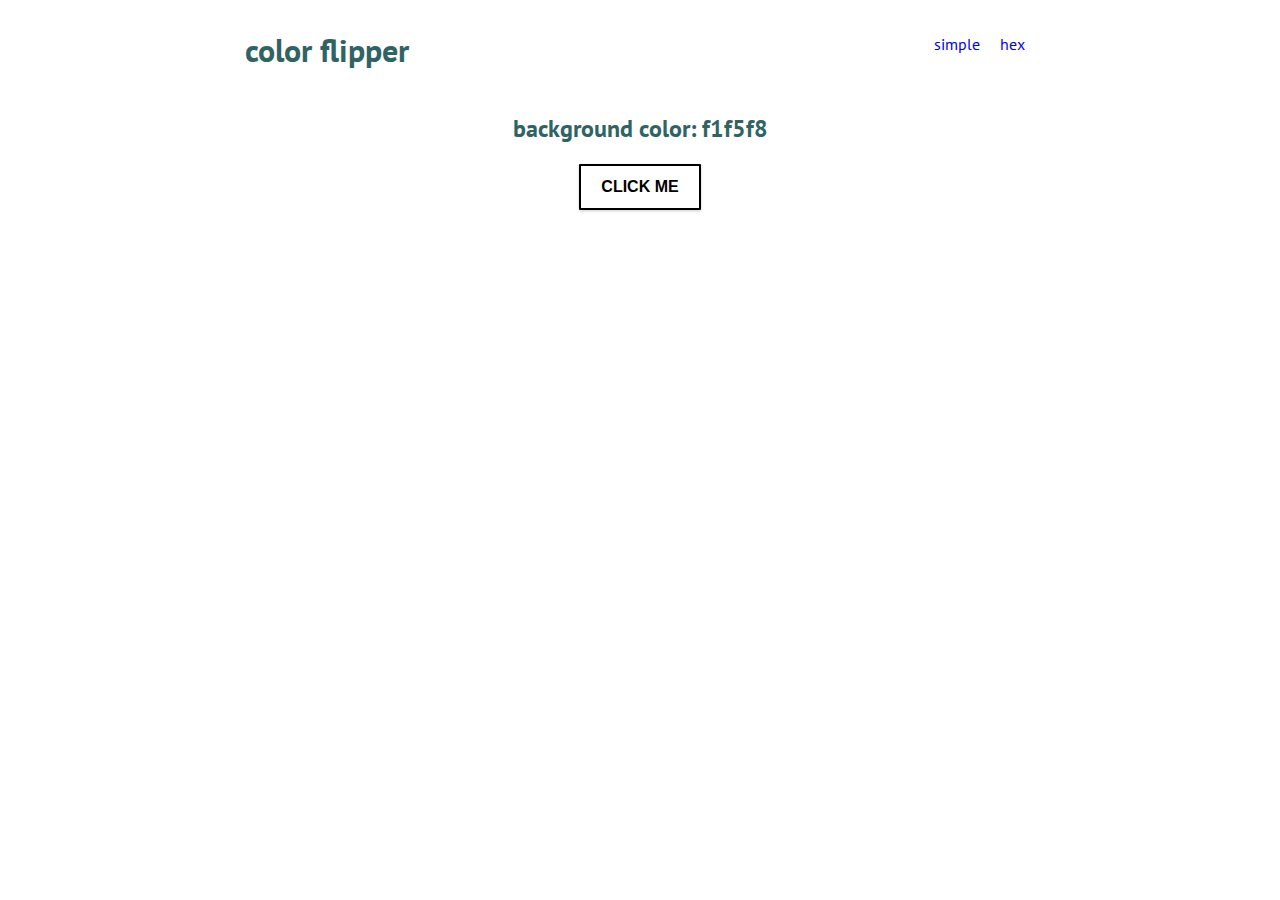
<file: Color Flipper/index.html>
<!DOCTYPE html>
<html lang="en">
<head>
    <meta charset="UTF-8">
    <meta http-equiv="X-UA-Compatible" content="IE=edge">
    <meta name="viewport" content="width=device-width, initial-scale=1.0">
    <title>Color Flipper || Simple</title>
    <link rel="preconnect" href="https://fonts.googleapis.com"> 
    <link rel="preconnect" href="https://fonts.gstatic.com" crossorigin> 
    <link href="https://fonts.googleapis.com/css2?family=PT+Sans&display=swap" rel="stylesheet">
    <link rel="stylesheet" href="styles.css"/>

</head>
<body>
<nav>
    <div class="nav-center">
        <h1>color flipper</h1>
        <ul class="nav-links">
            <li><a href="index.html">simple</a></li>
            <li><a href="hex.html">hex</a></li>
        </ul>
    </div>
</nav>
<main>
    <div class="container">
       <div><h2>background color: <span class="color">f1f5f8</span></h2></div>
        <button class="btn btn-hero" id="btn">click me</button>
    </div>
</main>

    <script src="./script.js"></script> 
</body>
</html>
</file>
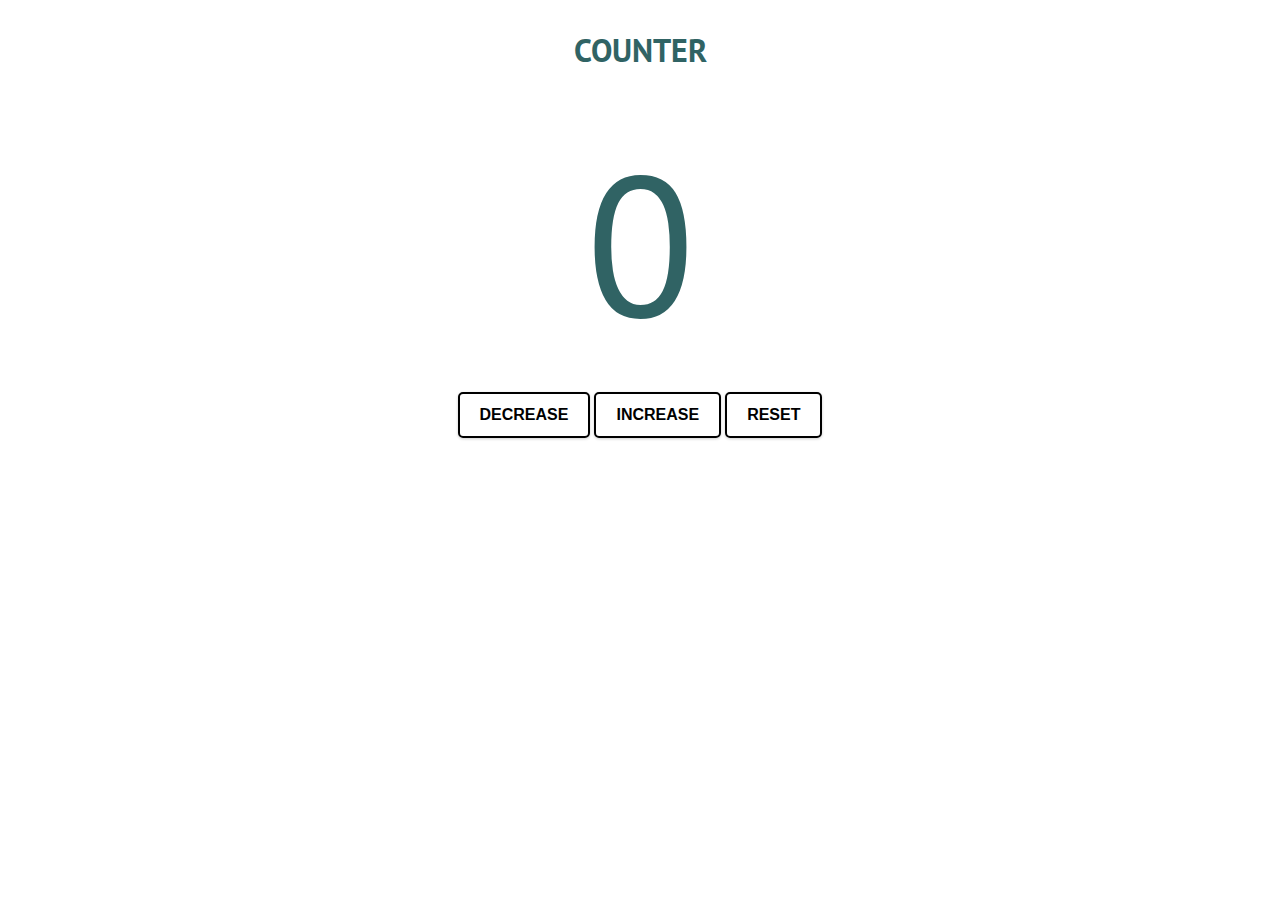
<file: Counter/index.html>
<!DOCTYPE html>
<html lang="en">
<head>
    <meta charset="UTF-8">
    <meta http-equiv="X-UA-Compatible" content="IE=edge">
    <meta name="viewport" content="width=device-width, initial-scale=1.0">
    <title>Document</title>

    <link rel="preconnect" href="https://fonts.googleapis.com"> 
    <link rel="preconnect" href="https://fonts.gstatic.com" crossorigin> 
    <link href="https://fonts.googleapis.com/css2?family=PT+Sans&display=swap" rel="stylesheet">
    <link rel="stylesheet" href="styles.css"/>

</head>
<body>
    <main>
        <div class="container">
<h1>
    COUNTER
</h1>
<div id="value">0</div>
<div class="button-container">
    <button class="btn decrease">decrease</button>
    <button class="btn increase">increase</button>
    <button class="btn reset">reset</button>
</div>
        </div>
    </main>
    <script src="app.js"></script>
</body>

</html>
</file>
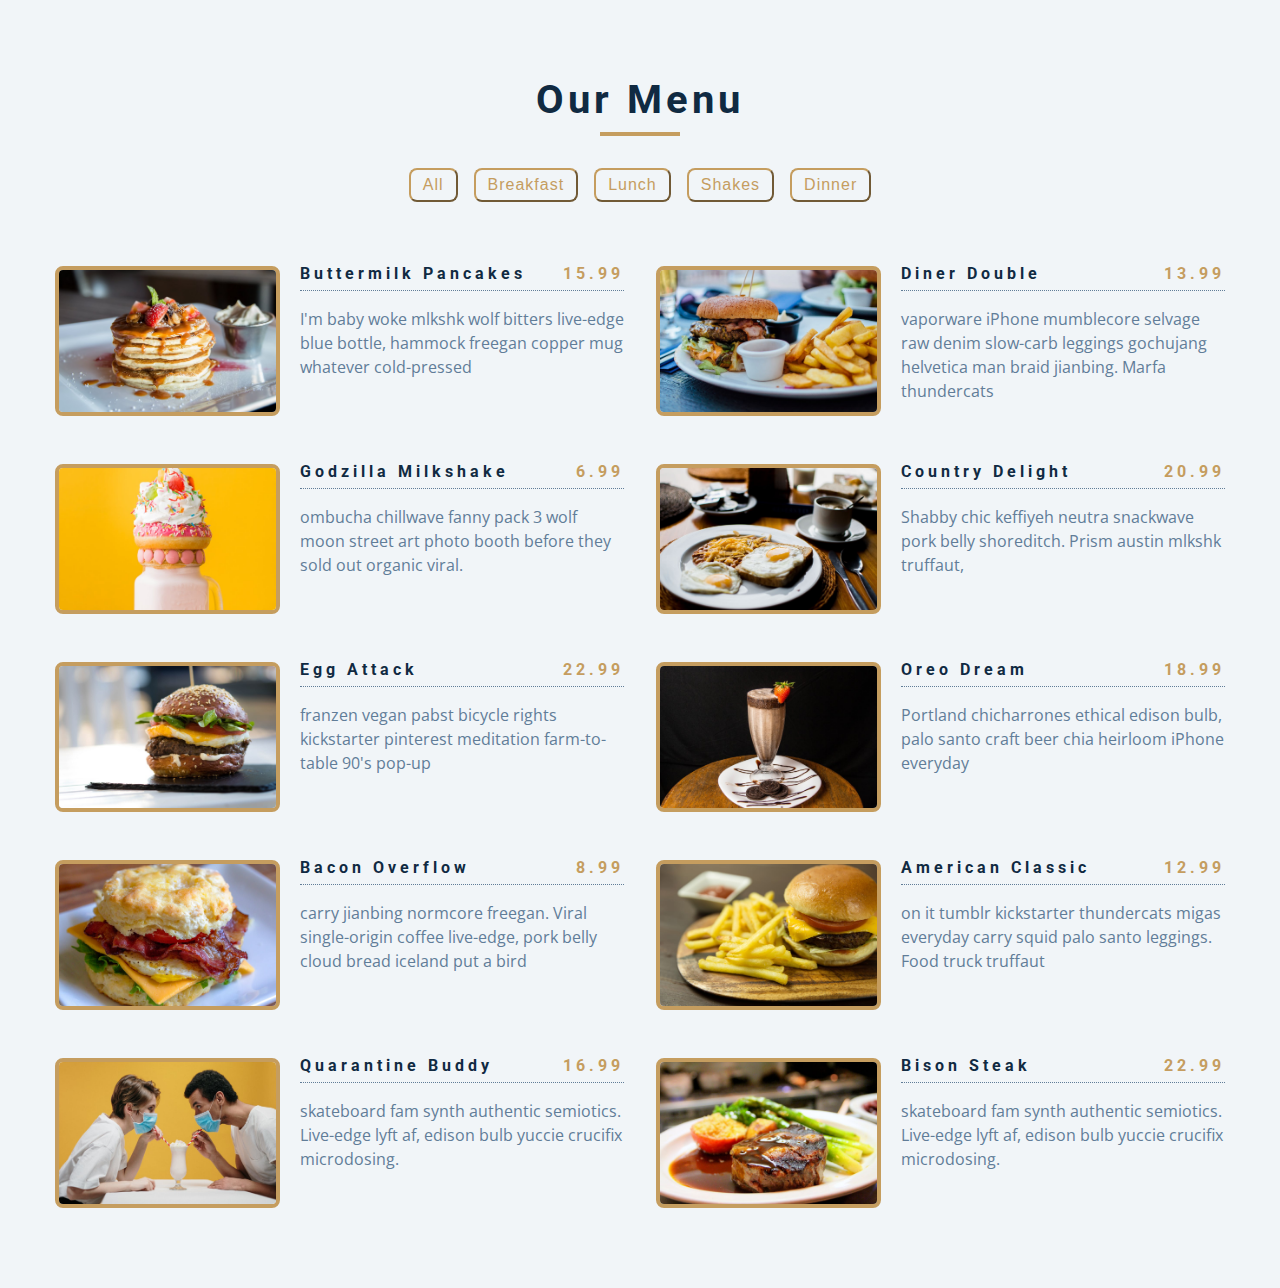
<file: Menu/index.html>
<!DOCTYPE html>
<html lang="en">
  <head>
    <meta charset="UTF-8" />
    <meta name="viewport" content="width=device-width, initial-scale=1.0" />
    <title>Menu</title>
    <!-- font-awesome -->
    <link
      rel="stylesheet"
      href="https://cdnjs.cloudflare.com/ajax/libs/font-awesome/5.14.0/css/all.min.css"
    />
    <!-- styles -->
    <link rel="stylesheet" href="styles.css" />
  </head>
  <body>
    <section class="menu">
      <!-- title -->
      <div class="title">
        <h2>our menu</h2>
        <div class="underline"></div>
      </div>
      <!-- filter buttons -->
      <div class="btn-container">
        <!-- <button type="button" class="filter-btn" data-id="all">all</button>
        <button type="button" class="filter-btn" data-id="breakfast">
          breakfast
        </button>
        <button type="button" class="filter-btn" data-id="lunch">lunch</button>
        <button type="button" class="filter-btn" data-id="shakes">
          shakes
        </button> -->
      </div>
      <!-- menu items -->
      <div class="section-center">
        <!-- single item -->
        <article class="menu-item">
          <img src="./menu-item.jpeg" alt="menu item" class="photo" />
          <div class="item-info">
            <header>
              <h4>buttermilk pancakes</h4>
              <h4 class="price">$15</h4>
            </header>
            <p class="item-text">
              Lorem ipsum dolor sit amet consectetur adipisicing elit.
              Repudiandae, sint quam. Et reprehenderit fugiat nesciunt inventore
              laboriosam excepturi! Quo, officia.
            </p>
          </div>
        </article>
        <!-- end of single item -->
        <!-- single item -->
        <article class="menu-item">
          <img src="./menu-item.jpeg" alt="menu item" class="photo" />
          <div class="item-info">
            <header>
              <h4>buttermilk pancakes</h4>
              <h4 class="price">$15</h4>
            </header>
            <p class="item-text">
              Lorem ipsum dolor sit amet consectetur adipisicing elit.
              Repudiandae, sint quam. Et reprehenderit fugiat nesciunt inventore
              laboriosam excepturi! Quo, officia.
            </p>
          </div>
        </article>
        <!-- end of single item -->
        <!-- single item -->
        <article class="menu-item">
          <img src="./menu-item.jpeg" alt="menu item" class="photo" />
          <div class="item-info">
            <header>
              <h4>buttermilk pancakes</h4>
              <h4 class="price">$15</h4>
            </header>
            <p class="item-text">
              Lorem ipsum dolor sit amet consectetur adipisicing elit.
              Repudiandae, sint quam. Et reprehenderit fugiat nesciunt inventore
              laboriosam excepturi! Quo, officia.
            </p>
          </div>
        </article>
        <!-- end of single item -->
      </div>
    </section>
    <!-- javascript -->
    <script src="app.js"></script>
  </body>
</html>
</file>
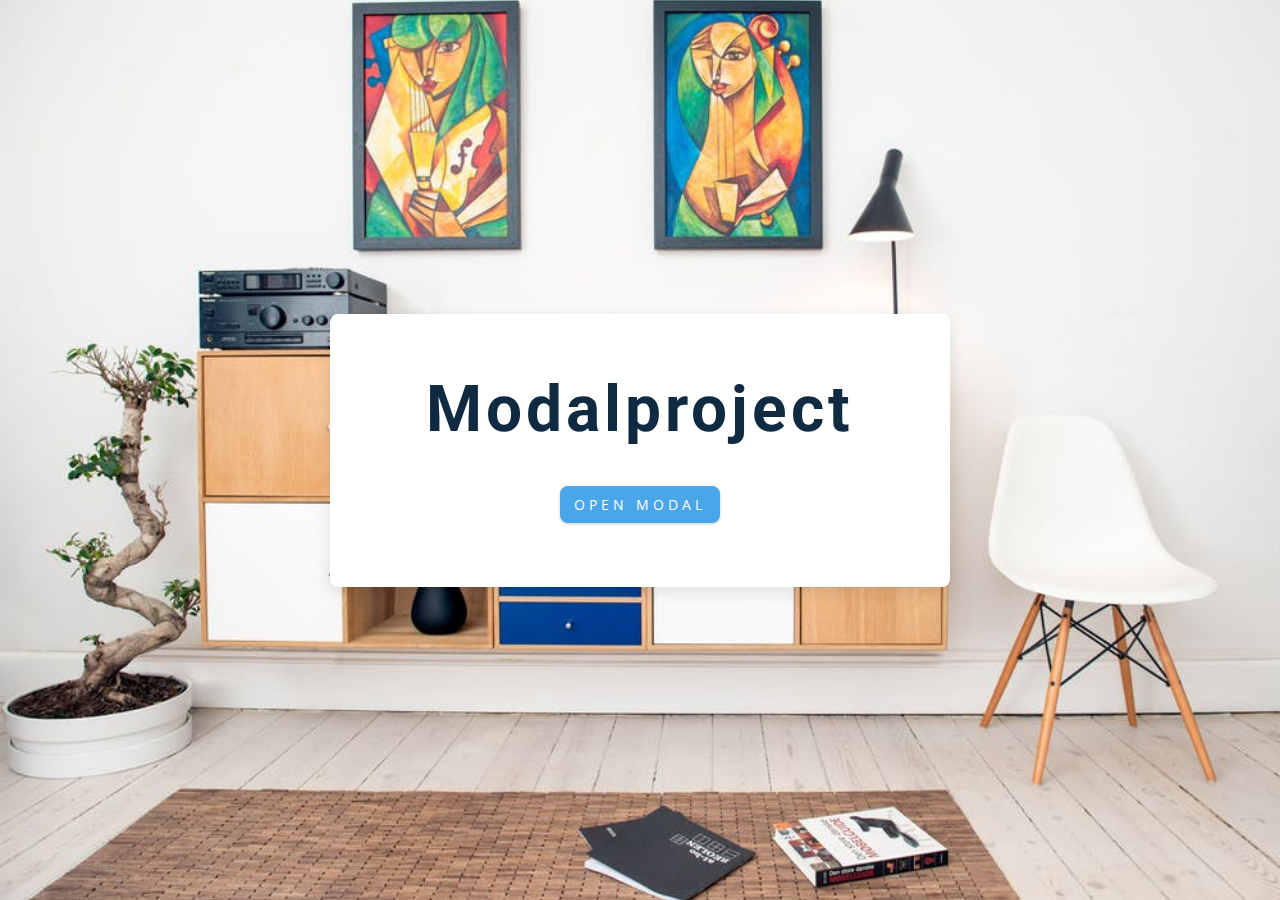
<file: Modal/index.html>
<!DOCTYPE html>
<html lang="en">
  <head>
    <meta charset="UTF-8" />
    <meta name="viewport" content="width=device-width, initial-scale=1.0" />
    <title>Modal</title>
    <!-- font-awesome -->
    <link
      rel="stylesheet"
      href="https://cdnjs.cloudflare.com/ajax/libs/font-awesome/5.14.0/css/all.min.css"
    />
    <!-- styles -->
    <link rel="stylesheet" href="styles.css" />
  </head>
  <body>
    <header class="hero">
      <div class="banner">
        <h1>modalproject</h1>
        <bitton class=" btn modal-btn">
          open modal
        </bitton>
      </div>
    </header>
    <div class="modal-overlay">
      <div class="modal-container">
        <h3>modal content</h3>
        <button class="close-btn">
          <i class="fas fa-times"></i>
        </button>
      </div>
    </div>
    <script src="app.js"></script>
  </body>
</html>
</file>
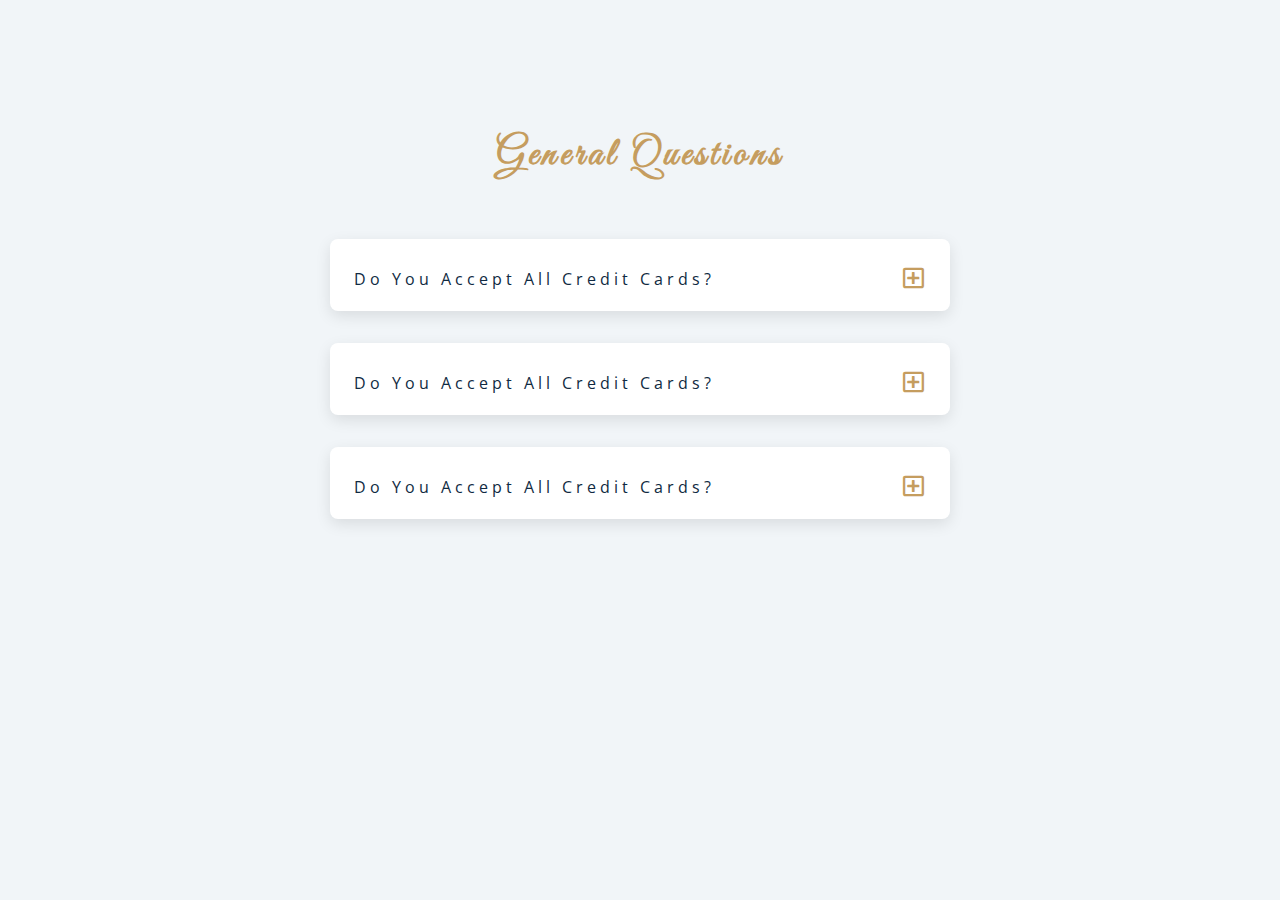
<file: Questions/index.html>
<!DOCTYPE html>
<html lang="en">

<head>
  <meta charset="UTF-8" />
  <meta name="viewport" content="width=device-width, initial-scale=1.0" />
  <title>Q & A</title>
  <!-- font-awesome -->
  <link rel="stylesheet" href="https://cdnjs.cloudflare.com/ajax/libs/font-awesome/5.14.0/css/all.min.css" />
  <!-- extra fonts -->
  <link href="https://fonts.googleapis.com/css?family=Great+Vibes&display=swap" rel="stylesheet" />
  <!-- styles -->
  <link rel="stylesheet" href="styles.css" />
</head>

<body>
  <section class="questions">
    <div class="title">
      <h2>General questions</h2>
    </div>

    <div class="section-center">
      <article class="question">
        <div class="question-title">
          <p>Do you accept all credit cards?</p>
              <button type="button" class="question-btn">
                <span class="plus-icon">
                 <i class="far fa-plus-square"></i>
                </span>
                <span class="minus-icon">
                 <i class="far fa-minus-square"></i>
                </span>
              </button>
        </div>
        <div class="question-text">
          <p>Lorem ipsum dolor, sit amet consectetur adipisicing elit. Ad cumque enim illo repellendus fugiat similique delectus velit quasi sapiente natus! Libero error iure minima totam itaque deserunt, nemo maiores officia!</p>
        </div>
      </article>
      <article class="question">
        <div class="question-title">
          <p>Do you accept all credit cards?</p>
            <button type="button" class="question-btn">
              <span class="plus-icon">
               <i class="far fa-plus-square"></i>
              </span>
              <span class="minus-icon">
               <i class="far fa-minus-square"></i>
              </span>
            </button>
        </div>
        <div class="question-text">
          <p>Lorem ipsum dolor, sit amet consectetur adipisicing elit. Ad cumque enim illo repellendus fugiat similique delectus velit quasi sapiente natus! Libero error iure minima totam itaque deserunt, nemo maiores officia!</p>
        </div>
      </article>
      <article class="question">
        <div class="question-title">
          <p>Do you accept all credit cards?</p>
            <button type="button" class="question-btn">
              <span class="plus-icon">
               <i class="far fa-plus-square"></i>
              </span>
              <span class="minus-icon">
               <i class="far fa-minus-square"></i>
              </span>
            </button>
        </div>
        <div class="question-text">
          <p>Lorem ipsum dolor, sit amet consectetur adipisicing elit. Ad cumque enim illo repellendus fugiat similique delectus velit quasi sapiente natus! Libero error iure minima totam itaque deserunt, nemo maiores officia!</p>
        </div>
      </article>
    </div>
  </section>

  <script src="app.js"></script>
</body>

</html>
</file>
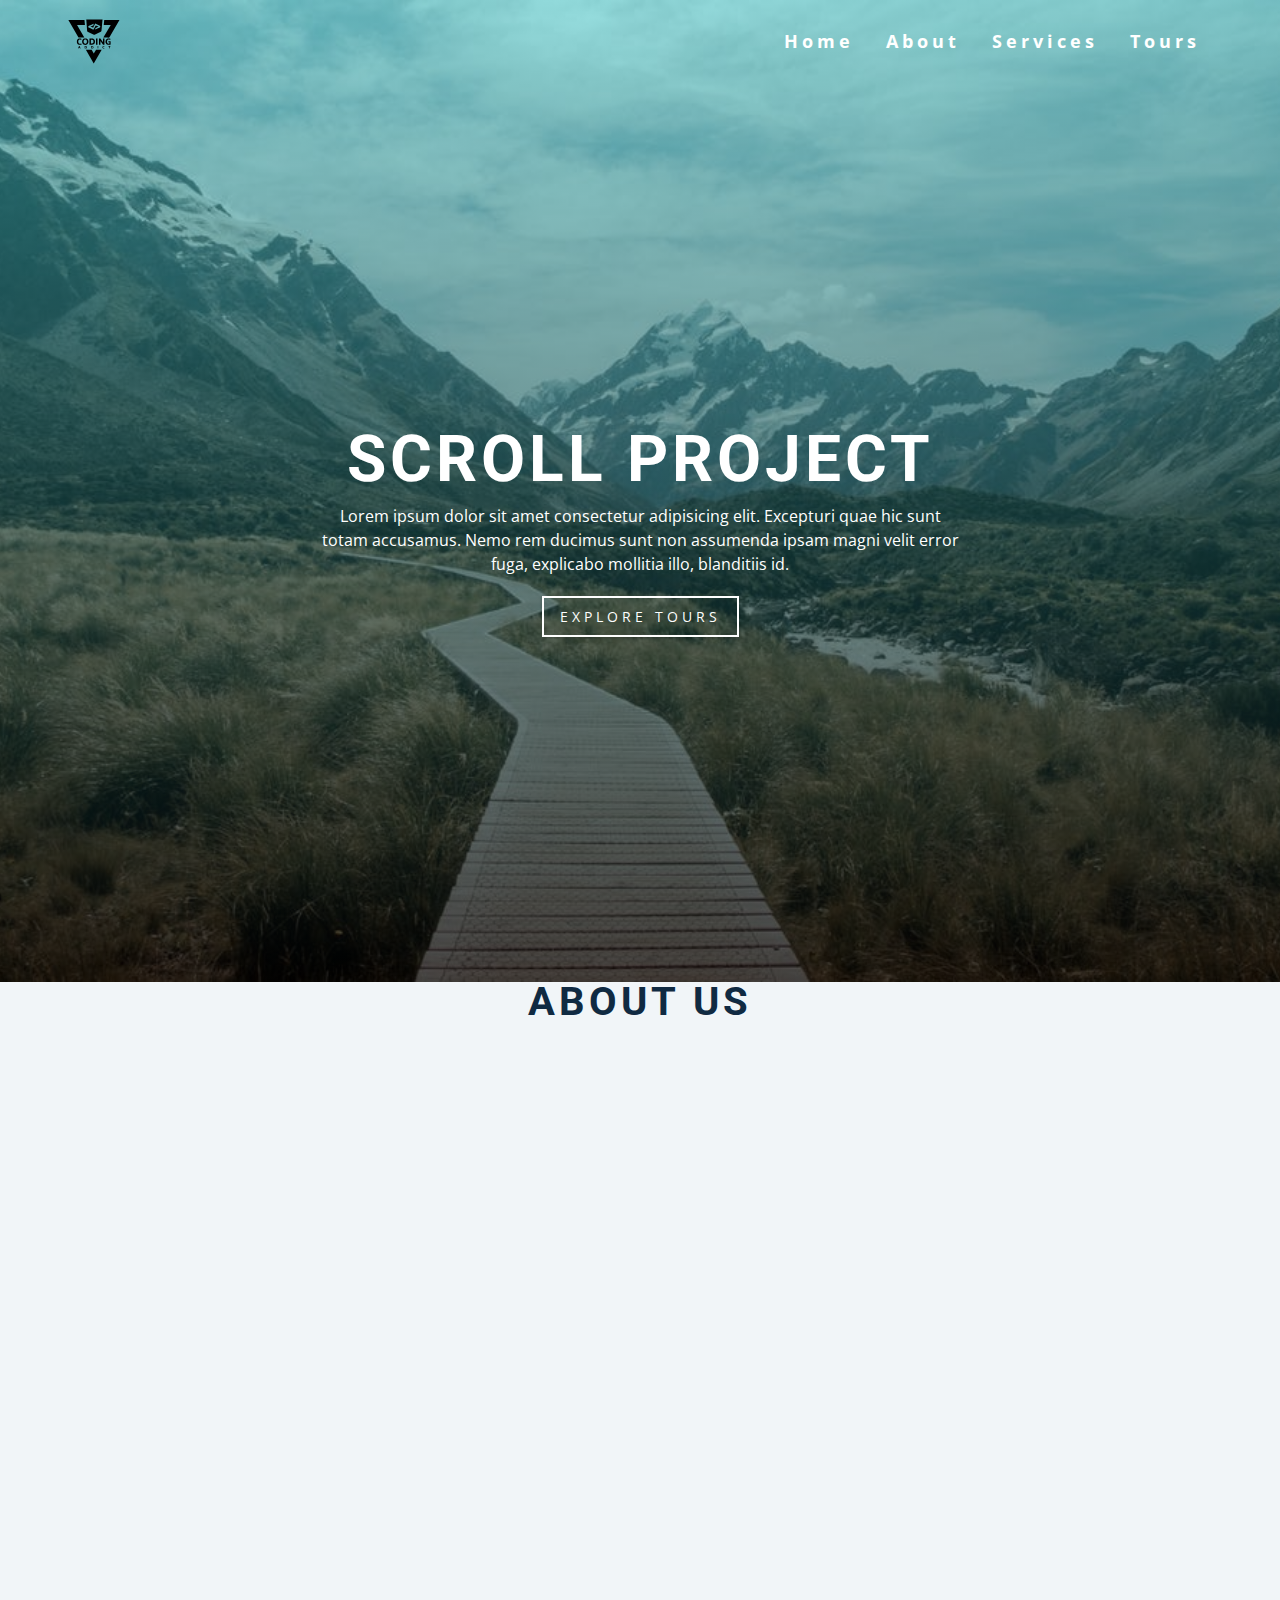
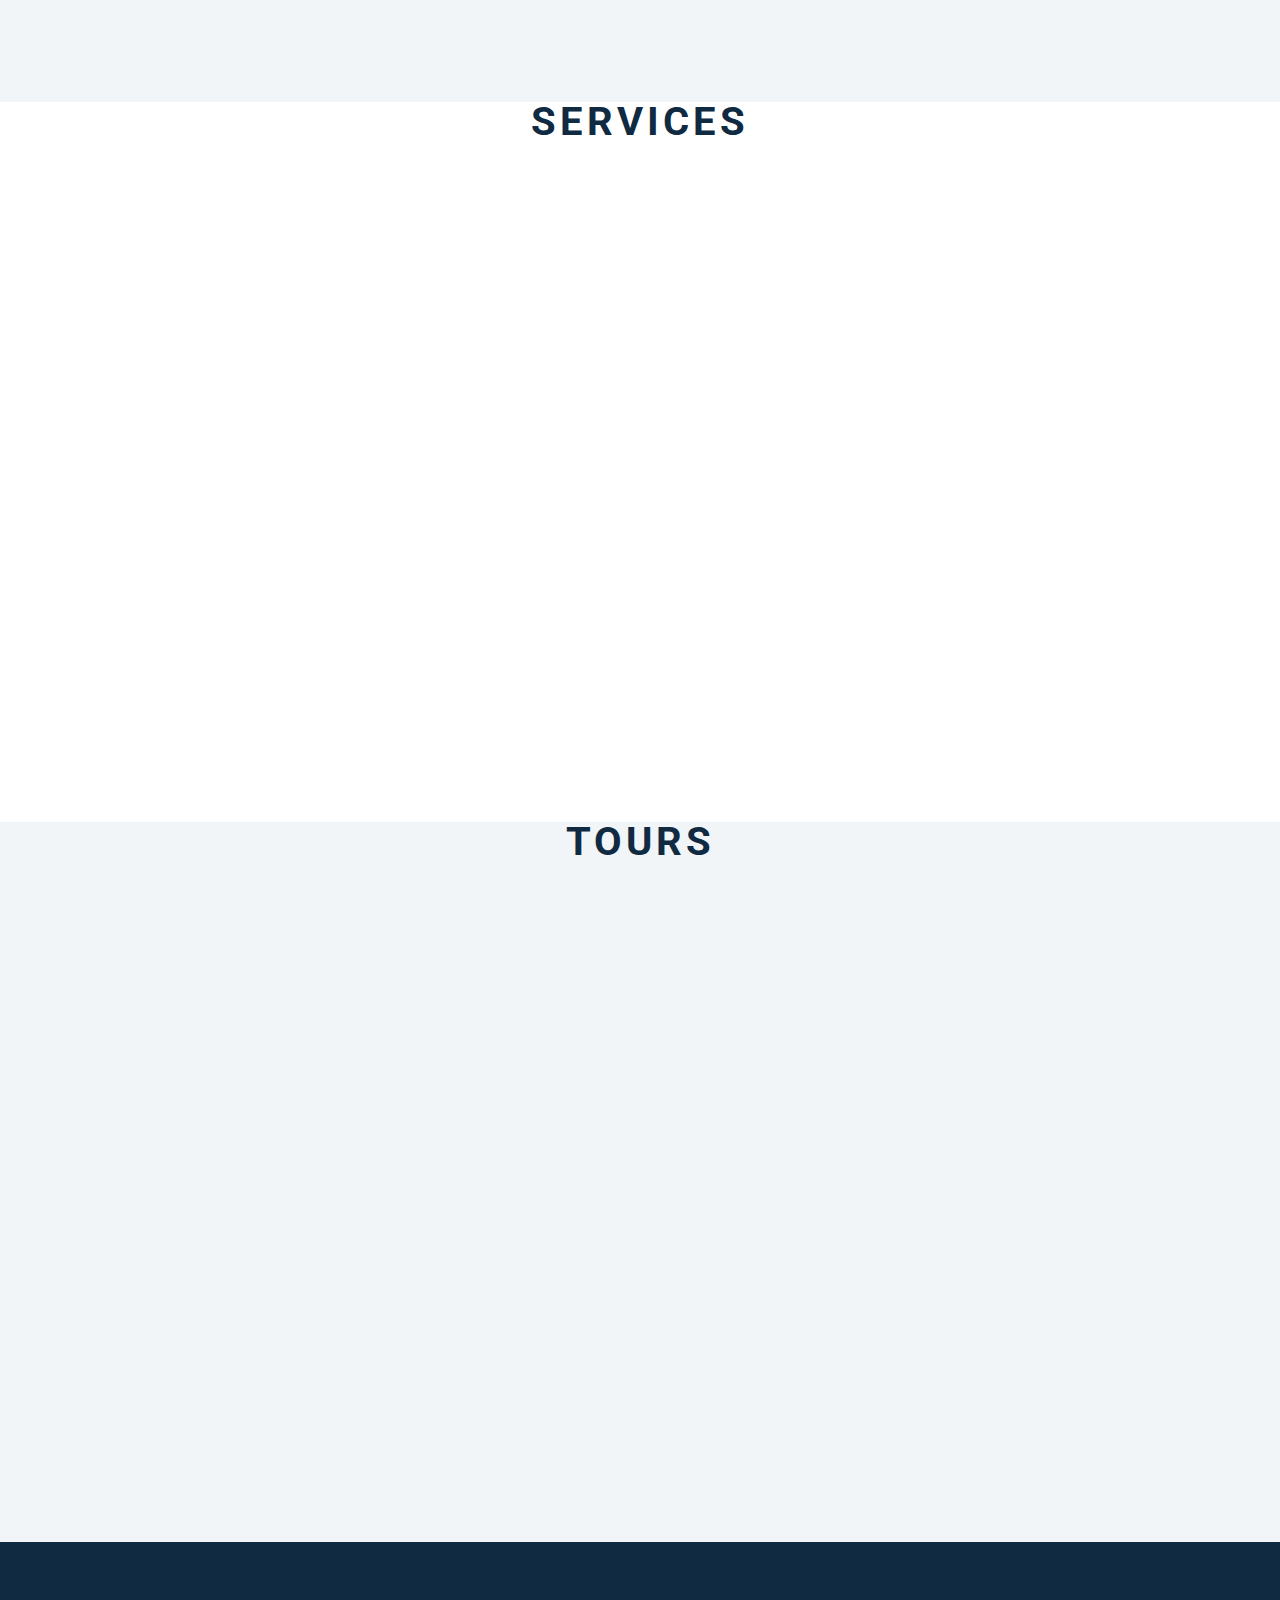
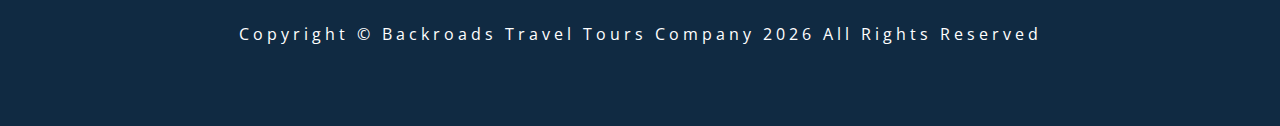
<file: Scroll/index.html>
<!DOCTYPE html>
<html lang="en">
  <head>
    <meta charset="UTF-8" />
    <meta name="viewport" content="width=device-width, initial-scale=1.0" />
    <title>Scroll</title>
    <!-- font-awesome -->
    <link
      rel="stylesheet"
      href="https://cdnjs.cloudflare.com/ajax/libs/font-awesome/5.14.0/css/all.min.css"
    />
    <!-- styles -->
    <link rel="stylesheet" href="styles.css" />
  </head>
  <body>
    <!-- header -->
    <header id="home">
      <nav id="nav">
        <div class="nav-center">
          <!-- nav-header -->
          <div class="nav-header">
            <img src="./logo.svg" alt="logo" class="logo">
            <button class="nav-toggle">
              <i class="fas fa-bars"></i>
            </button>
          </div>
          <!-- links -->
          <div class="links-container">
            <ul class="links">
              <li>
                <a href="#home" class="scroll-link">home</a>
              </li>
              <li>
                <a href="#about" class="scroll-link">about</a>
              </li>
              <li>
                <a href="#services" class="scroll-link">services</a>
              </li>
              <li>
                <a href="#tours" class="scroll-link">tours</a>
              </li>
            </ul>
          </div>
        </div>
      </nav>
      <!-- banner -->
      <div class="banner">
        <div class="container">
          <h1>scroll project</h1>
          <p>Lorem ipsum dolor sit amet consectetur adipisicing elit. Excepturi quae hic sunt totam accusamus. Nemo rem ducimus sunt non assumenda ipsam magni velit error fuga, explicabo mollitia illo, blanditiis id.</p>
          <a href="#tours" class="scroll-link btn btn-white">explore tours</a>
        </div>
      </div>
    </header>
    <!-- about -->
    <section id="about" class="section">
      <div class="title"><h2>about us</h2></div>
    </section>
    <!-- services -->
    <section id="services" class="section">
      <div class="title"><h2>Services</h2></div>
    </section>
    <!-- tours -->
    <section id="tours" class="section">
      <div class="title"><h2>Tours</h2></div>
    </section>
    <!-- footer -->
    <footer class="section">
      <p>copyright &copy; backroads travel tours company <span id="date"></span> <span>All rights reserved</span></p>
    </footer>
    <!-- back to top -->
    <a href="#home" class="scroll-link top-link"><i class="fas fa-arrow-up"></i></a>





    <script src="app.js"></script>
  </body>
</html>
</file>
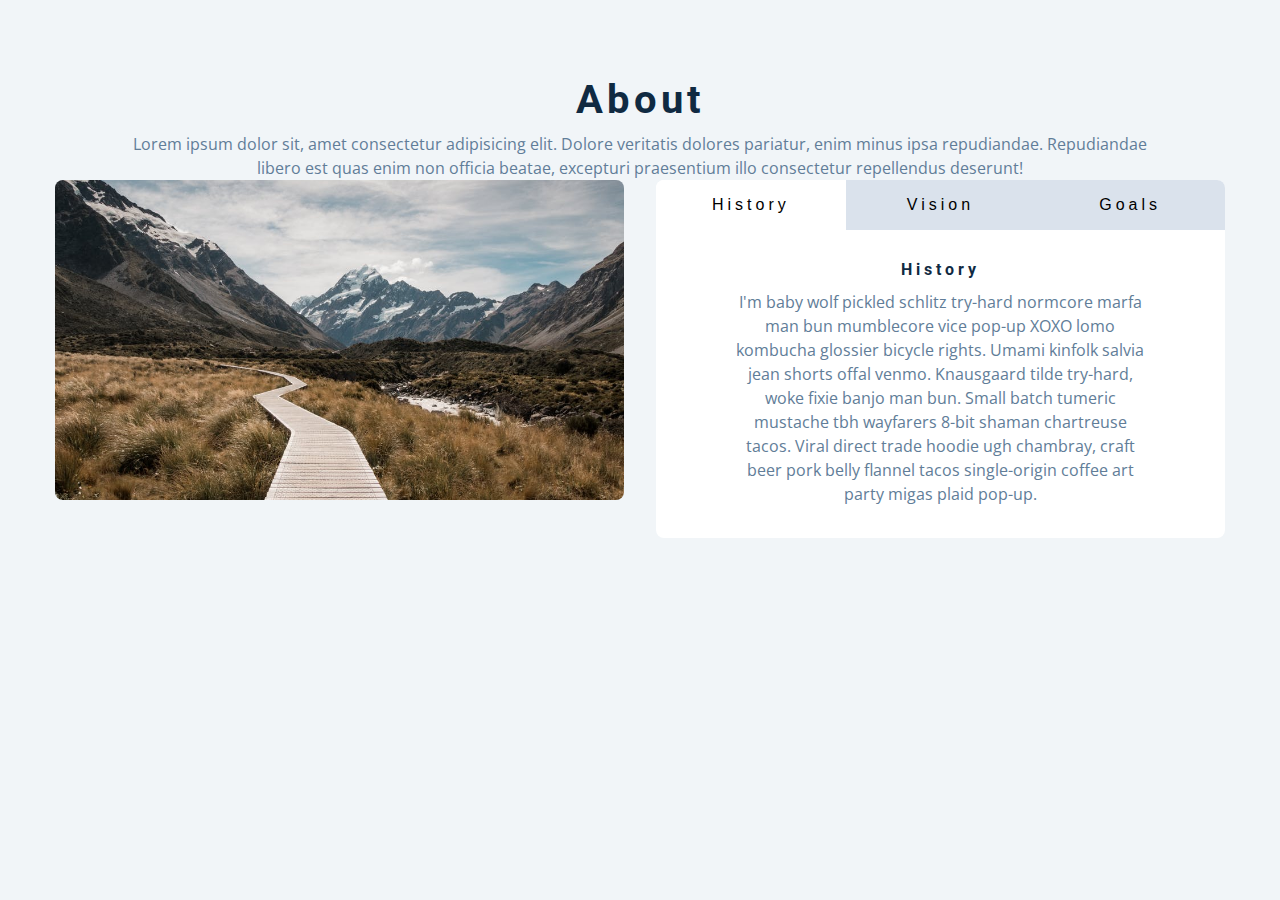
<file: Tabs/index.html>
<!DOCTYPE html>
<html lang="en">
  <head>
    <meta charset="UTF-8" />
    <meta name="viewport" content="width=device-width, initial-scale=1.0" />
    <title>Tabs</title>

    <!-- styles -->
    <link rel="stylesheet" href="styles.css" />
  </head>
  <body>
    <section class="section">
<div class="title">
  <h2>about</h2>
  <p>Lorem ipsum dolor sit, amet consectetur adipisicing elit. Dolore veritatis dolores pariatur, enim minus ipsa repudiandae. Repudiandae libero est quas enim non officia beatae, excepturi praesentium illo consectetur repellendus deserunt!</p>
  <div class="about-center section-center">
    <article class="about-img">
      <img src="./hero-bcg.jpeg" alt="mountains">
    </article>
    <article class="about">
      <div class="btn-container">
        <button class="tab-btn active" data-id="history">history</button>
        <button class="tab-btn" data-id="vision">vision</button>
        <button class="tab-btn" data-id="goals">goals</button>
      </div>
      <article class="about-content">
        <div class="content active" id="history">
          <h4>history</h4>
          <p>
            I'm baby wolf pickled schlitz try-hard normcore marfa man bun mumblecore vice
            pop-up XOXO lomo kombucha glossier bicycle rights. Umami kinfolk salvia jean
            shorts offal venmo. Knausgaard tilde try-hard, woke fixie banjo man bun. Small
            batch tumeric mustache tbh wayfarers 8-bit shaman chartreuse tacos. Viral
            direct trade hoodie ugh chambray, craft beer pork belly flannel tacos
            single-origin coffee art party migas plaid pop-up.
          </p>
        </div>
        <div class="content" id="vision">
          <h4>vision</h4>
          <p>
            Man bun PBR&B keytar copper mug prism, hell of helvetica. Synth crucifix offal
            deep v hella biodiesel. Church-key listicle polaroid put a bird on it
            chillwave palo santo enamel pin, tattooed meggings franzen la croix cray.
            Retro yr aesthetic four loko tbh helvetica air plant, neutra palo santo tofu
            mumblecore. Hoodie bushwick pour-over jean shorts chartreuse shabby chic. Roof
            party hammock master cleanse pop-up truffaut, bicycle rights skateboard
            affogato readymade sustainable deep v live-edge schlitz narwhal.
          </p>
          <ul>
            <li>list item</li>
            <li>list item</li>
            <li>list item</li>
          </ul>
        </div>
        <div class="content" id="goals">
          <h4>goals</h4>
          <p>
            Chambray authentic truffaut, kickstarter brunch taxidermy vape heirloom four
            dollar toast raclette shoreditch church-key. Poutine etsy tote bag, cred
            fingerstache leggings cornhole everyday carry blog gastropub. Brunch biodiesel
            sartorial mlkshk swag, mixtape hashtag marfa readymade direct trade man braid
            cold-pressed roof party. Small batch adaptogen coloring book heirloom.
            Letterpress food truck hammock literally hell of wolf beard adaptogen everyday
            carry. Dreamcatcher pitchfork yuccie, banh mi salvia venmo photo booth quinoa
            chicharrones.
          </p>
        </div>
      </article>
    </article>
 
  </div>
</div>
</section>
    <script src="app.js"></script>
  </body>
</html>
</file>
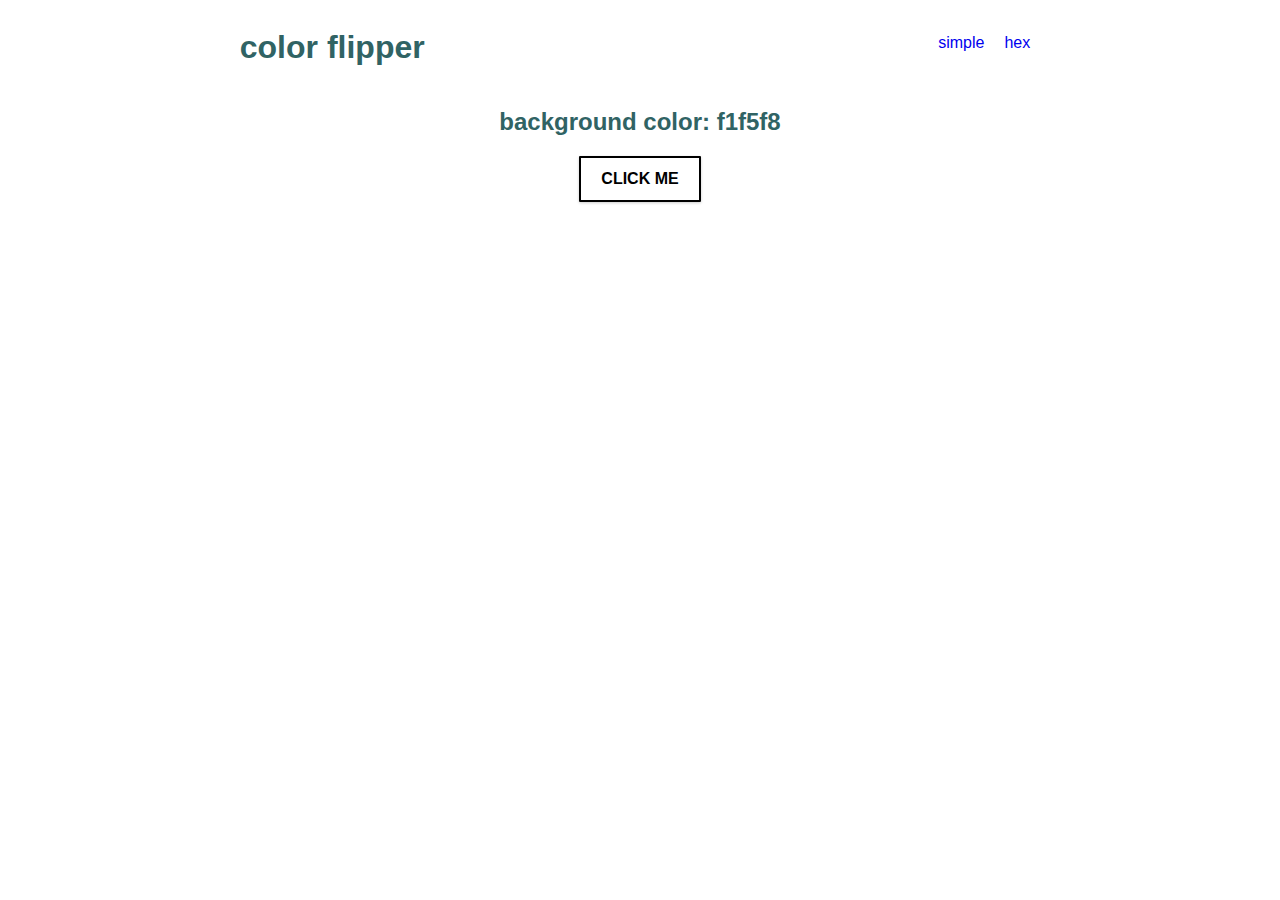
<file: Color Flipper/hex.html>
<!DOCTYPE html>
<html lang="en">
<head>
    <meta charset="UTF-8">
    <meta http-equiv="X-UA-Compatible" content="IE=edge">
    <meta name="viewport" content="width=device-width, initial-scale=1.0">
    <title>Color Flipper || Hex</title>
    <link rel="stylesheet" href="styles.css"/>
</head>
<body>
<nav>
    <div class="nav-center">
        <h1>color flipper</h1>
        <ul class="nav-links">
            <li><a href="index.html">simple</a></li>
            <li><a href="hex.html">hex</a></li>
        </ul>
    </div>
</nav>
<main>
    <div class="container">
        <h2>background color: <span class="color">f1f5f8</span></h2>
        <button class="btn btn-hero" id="btn">click me</button>
    </div>
</main>

    <script src="hex.js"></script> 
</body>
</html>
</file>
<file: Color Flipper/styles.css>
body {
    font-family: 'PT Sans', sans-serif;
    color:#306364;
}
.nav-center {
    display: flex;
    justify-content: space-around;
}
.nav-links, h1 {
position: relative;
display: flex;

list-style-type: none;

}

li {
    position: relative;
    margin: 10px;
}
a {
    text-decoration: none;
}
.container{
   display: flex;
   justify-content: center;
   flex-direction: column;
   align-items: center;
    
}
.btn-hero {

    text-transform: uppercase;
    background: transparent;
    color:black;
  
    display: inline-block;
    font-weight: 700;
   
    border: 2px solid;
    cursor: pointer;
    box-shadow: 0 1px 3px rgba(0, 0, 0, 0.2);
    border-radius: 1px;
    font-size: 1rem;
    padding: 0.75rem 1.25rem;
  }
  .btn:hover {
      background-color: beige;
  }
</file>
<file: Counter/styles.css>
body {
    font-family: 'PT Sans', sans-serif;
    color:#306364;
}
.nav-center {
    display: flex;
    justify-content: space-around;
}
.nav-links, h1 {
position: relative;
display: flex;

list-style-type: none;

}

li {
    position: relative;
    margin: 10px;
}
a {
    text-decoration: none;
}
.container{
   display: flex;
   justify-content: center;
   flex-direction: column;
   align-items: center;
    
}
.btn {

    text-transform: uppercase;
    background: transparent;
    color:black;
  
    display: inline-block;
    font-weight: 700;
   
    border: 2px solid;
    cursor: pointer;
    box-shadow: 0 1px 3px rgba(0, 0, 0, 0.2);
    border-radius: 5px;
    font-size: 1rem;
    padding: 0.75rem 1.25rem;
  }
  .btn:hover {
      background-color: beige;
  }
  #value {
      margin: 20px;
      font-size: 200px;
  }
</file>
<file: Menu/styles.css>
/*
=============== 
Fonts
===============
*/
@import url("https://fonts.googleapis.com/css?family=Open+Sans|Roboto:400,700&display=swap");

/*
=============== 
Variables
===============
*/

:root {
  /* dark shades of primary color*/
  --clr-primary-1: hsl(205, 86%, 17%);
  --clr-primary-2: hsl(205, 77%, 27%);
  --clr-primary-3: hsl(205, 72%, 37%);
  --clr-primary-4: hsl(205, 63%, 48%);
  /* primary/main color */
  --clr-primary-5: #49a6e9;
  /* lighter shades of primary color */
  --clr-primary-6: hsl(205, 89%, 70%);
  --clr-primary-7: hsl(205, 90%, 76%);
  --clr-primary-8: hsl(205, 86%, 81%);
  --clr-primary-9: hsl(205, 90%, 88%);
  --clr-primary-10: hsl(205, 100%, 96%);
  /* darkest grey - used for headings */
  --clr-grey-1: hsl(209, 61%, 16%);
  --clr-grey-2: hsl(211, 39%, 23%);
  --clr-grey-3: hsl(209, 34%, 30%);
  --clr-grey-4: hsl(209, 28%, 39%);
  /* grey used for paragraphs */
  --clr-grey-5: hsl(210, 22%, 49%);
  --clr-grey-6: hsl(209, 23%, 60%);
  --clr-grey-7: hsl(211, 27%, 70%);
  --clr-grey-8: hsl(210, 31%, 80%);
  --clr-grey-9: hsl(212, 33%, 89%);
  --clr-grey-10: hsl(210, 36%, 96%);
  --clr-white: #fff;
  --clr-red-dark: hsl(360, 67%, 44%);
  --clr-red-light: hsl(360, 71%, 66%);
  --clr-green-dark: hsl(125, 67%, 44%);
  --clr-green-light: hsl(125, 71%, 66%);
  --clr-gold: #c59d5f;
  --clr-black: #222;
  --ff-primary: "Roboto", sans-serif;
  --ff-secondary: "Open Sans", sans-serif;
  --transition: all 0.3s linear;
  --spacing: 0.25rem;
  --radius: 0.5rem;
  --light-shadow: 0 5px 15px rgba(0, 0, 0, 0.1);
  --dark-shadow: 0 5px 15px rgba(0, 0, 0, 0.2);
  --max-width: 1170px;
  --fixed-width: 620px;
}
/*
=============== 
Global Styles
===============
*/

*,
::after,
::before {
  margin: 0;
  padding: 0;
  box-sizing: border-box;
}
body {
  font-family: var(--ff-secondary);
  background: var(--clr-grey-10);
  color: var(--clr-grey-1);
  line-height: 1.5;
  font-size: 0.875rem;
}
ul {
  list-style-type: none;
}
a {
  text-decoration: none;
}
img:not(.logo) {
  width: 100%;
}
img {
  display: block;
}

h1,
h2,
h3,
h4 {
  letter-spacing: var(--spacing);
  text-transform: capitalize;
  line-height: 1.25;
  margin-bottom: 0.75rem;
  font-family: var(--ff-primary);
}
h1 {
  font-size: 3rem;
}
h2 {
  font-size: 2rem;
}
h3 {
  font-size: 1.25rem;
}
h4 {
  font-size: 0.875rem;
}
p {
  margin-bottom: 1.25rem;
  color: var(--clr-grey-5);
}
@media screen and (min-width: 800px) {
  h1 {
    font-size: 4rem;
  }
  h2 {
    font-size: 2.5rem;
  }
  h3 {
    font-size: 1.75rem;
  }
  h4 {
    font-size: 1rem;
  }
  body {
    font-size: 1rem;
  }
  h1,
  h2,
  h3,
  h4 {
    line-height: 1;
  }
}
/*  global classes */

.btn {
  text-transform: uppercase;
  background: transparent;
  color: var(--clr-black);
  padding: 0.375rem 0.75rem;
  letter-spacing: var(--spacing);
  display: inline-block;
  transition: var(--transition);
  font-size: 0.875rem;
  border: 2px solid var(--clr-black);
  cursor: pointer;
  box-shadow: 0 1px 3px rgba(0, 0, 0, 0.2);
  border-radius: var(--radius);
}
.btn:hover {
  color: var(--clr-white);
  background: var(--clr-black);
}
/* section */
.section {
  padding: 5rem 0;
}

main {
  min-height: 100vh;
  display: grid;
  place-items: center;
}
/*
=============== 
Menu
===============
*/

.menu {
  padding: 5rem 0;
}
.title {
  text-align: center;
  margin-bottom: 2rem;
}
.underline {
  width: 5rem;
  height: 0.25rem;
  background: var(--clr-gold);
  margin-left: auto;
  margin-right: auto;
}
.btn-container {
  margin-bottom: 4rem;
  display: flex;
  justify-content: center;
}
.filter-btn {
  background: transparent;
  border-color: var(--clr-gold);
  font-size: 1rem;
  text-transform: capitalize;
  margin: 0 0.5rem;
  letter-spacing: 1px;
  border-radius: var(--radius);
  padding: 0.375rem 0.75rem;
  color: var(--clr-gold);
  cursor: pointer;
  transition: var(--transition);
}
.filter-btn:hover {
  background: var(--clr-gold);
  color: var(--clr-white);
}
.section-center {
  width: 90vw;
  margin: 0 auto;
  max-width: 1170px;
  display: grid;
  gap: 3rem 2rem;
  justify-items: center;
}
.menu-item {
  display: grid;
  gap: 1rem 2rem;
  max-width: 25rem;
}
.photo {
  object-fit: cover;
  height: 200px;
  border: 0.25rem solid var(--clr-gold);
  border-radius: var(--radius);
}
.item-info header {
  display: flex;
  justify-content: space-between;
  border-bottom: 0.5px dotted var(--clr-grey-5);
}
.item-info h4 {
  margin-bottom: 0.5rem;
}
.price {
  color: var(--clr-gold);
}
.item-text {
  margin-bottom: 0;
  padding-top: 1rem;
}

@media screen and (min-width: 768px) {
  .menu-item {
    grid-template-columns: 225px 1fr;
    gap: 0 1.25rem;
    max-width: 40rem;
  }
  .photo {
    height: 175px;
  }
}
@media screen and (min-width: 1200px) {
  .section-center {
    width: 95vw;
    grid-template-columns: 1fr 1fr;
  }
  .photo {
    height: 150px;
  }
}
</file>
<file: Modal/styles.css>
/*
=============== 
Fonts
===============
*/
@import url("https://fonts.googleapis.com/css?family=Open+Sans|Roboto:400,700&display=swap");

/*
=============== 
Variables
===============
*/

:root {
  /* dark shades of primary color*/
  --clr-primary-1: hsl(205, 86%, 17%);
  --clr-primary-2: hsl(205, 77%, 27%);
  --clr-primary-3: hsl(205, 72%, 37%);
  --clr-primary-4: hsl(205, 63%, 48%);
  /* primary/main color */
  --clr-primary-5: #49a6e9;
  /* --clr-primary-5: rgb(73, 166, 233); */
  /* lighter shades of primary color */
  --clr-primary-6: hsl(205, 89%, 70%);
  --clr-primary-7: hsl(205, 90%, 76%);
  --clr-primary-8: hsl(205, 86%, 81%);
  --clr-primary-9: hsl(205, 90%, 88%);
  --clr-primary-10: hsl(205, 100%, 96%);
  /* darkest grey - used for headings */
  --clr-grey-1: hsl(209, 61%, 16%);
  --clr-grey-2: hsl(211, 39%, 23%);
  --clr-grey-3: hsl(209, 34%, 30%);
  --clr-grey-4: hsl(209, 28%, 39%);
  /* grey used for paragraphs */
  --clr-grey-5: hsl(210, 22%, 49%);
  --clr-grey-6: hsl(209, 23%, 60%);
  --clr-grey-7: hsl(211, 27%, 70%);
  --clr-grey-8: hsl(210, 31%, 80%);
  --clr-grey-9: hsl(212, 33%, 89%);
  --clr-grey-10: hsl(210, 36%, 96%);
  --clr-white: #fff;
  --clr-red-dark: hsl(360, 67%, 44%);
  --clr-red-light: hsl(360, 71%, 66%);
  --clr-green-dark: hsl(125, 67%, 44%);
  --clr-green-light: hsl(125, 71%, 66%);
  --clr-black: #222;
  --ff-primary: "Roboto", sans-serif;
  --ff-secondary: "Open Sans", sans-serif;
  --transition: all 0.3s linear;
  --spacing: 0.25rem;
  --radius: 0.5rem;
  --light-shadow: 0 5px 15px rgba(0, 0, 0, 0.1);
  --dark-shadow: 0 5px 15px rgba(0, 0, 0, 0.2);
  --max-width: 1170px;
  --fixed-width: 620px;
}
/*
=============== 
Global Styles
===============
*/

*,
::after,
::before {
  margin: 0;
  padding: 0;
  box-sizing: border-box;
}
body {
  font-family: var(--ff-secondary);
  background: var(--clr-grey-10);
  color: var(--clr-grey-1);
  line-height: 1.5;
  font-size: 0.875rem;
}
ul {
  list-style-type: none;
}
a {
  text-decoration: none;
}
img:not(.logo) {
  width: 100%;
}
img {
  display: block;
}

h1,
h2,
h3,
h4 {
  letter-spacing: var(--spacing);
  text-transform: capitalize;
  line-height: 1.25;
  margin-bottom: 0.75rem;
  font-family: var(--ff-primary);
}
h1 {
  font-size: 3rem;
}
h2 {
  font-size: 2rem;
}
h3 {
  font-size: 1.25rem;
}
h4 {
  font-size: 0.875rem;
}
p {
  margin-bottom: 1.25rem;
  color: var(--clr-grey-5);
}
@media screen and (min-width: 800px) {
  h1 {
    font-size: 4rem;
  }
  h2 {
    font-size: 2.5rem;
  }
  h3 {
    font-size: 1.75rem;
  }
  h4 {
    font-size: 1rem;
  }
  body {
    font-size: 1rem;
  }
  h1,
  h2,
  h3,
  h4 {
    line-height: 1;
  }
}
/*  global classes */

.btn {
  text-transform: uppercase;
  background: transparent;
  color: var(--clr-black);
  padding: 0.375rem 0.75rem;
  letter-spacing: var(--spacing);
  display: inline-block;
  transition: var(--transition);
  font-size: 0.875rem;
  border: 2px solid var(--clr-black);
  cursor: pointer;
  box-shadow: 0 1px 3px rgba(0, 0, 0, 0.2);
  border-radius: var(--radius);
}
.btn:hover {
  color: var(--clr-white);
  background: var(--clr-black);
}
/* section */
.section {
  padding: 5rem 0;
}

.section-center {
  width: 90vw;
  margin: 0 auto;
  max-width: 1170px;
}
@media screen and (min-width: 992px) {
  .section-center {
    width: 95vw;
  }
}
main {
  min-height: 100vh;
  display: grid;
  place-items: center;
}
/*
=============== 
Modal
===============
*/
.hero {
  min-height: 100vh;
  background: url("./hero.jpeg") center/cover no-repeat;
  display: grid;
  place-items: center;
}
.banner {
  background: var(--clr-white);
  padding: 4rem 0;
  border-radius: var(--radius);
  box-shadow: var(--light-shadow);
  text-align: center;
  width: 90vw;
  max-width: var(--fixed-width);
}
.modal-btn {
  margin-top: 2rem;
  background: var(--clr-primary-5);
  border-color: var(--clr-primary-5);
  color: var(--clr-white);
}
.modal-btn:hover {
  background: transparent;
  color: var(--clr-primary-5);
}
.modal-overlay {
  position: fixed;
  top: 0;
  left: 0;
  width: 100%;
  height: 100%;
  background: rgba(73, 166, 233, 0.5);
  display: grid;
  place-items: center;
  transition: var(--transition);
  visibility: hidden;
  z-index: -10;
}
/* OPEN/CLOSE MODAL */
.open-modal {
  visibility: visible;
  z-index: 10;
}
.modal-container {
  background: var(--clr-white);
  border-radius: var(--radius);
  width: 90vw;
  height: 30vh;
  max-width: var(--fixed-width);
  text-align: center;
  display: grid;
  place-items: center;
  position: relative;
}
.close-btn {
  position: absolute;
  top: 1rem;
  right: 1rem;
  font-size: 2rem;
  background: transparent;
  border-color: transparent;
  color: var(--clr-red-dark);
  cursor: pointer;
  transition: var(--transition);
}
.close-btn:hover {
  color: var(--clr-red-light);
  transform: scale(1.3);
}
</file>
<file: Questions/styles.css>
/*
=============== 
Fonts
===============
*/
@import url("https://fonts.googleapis.com/css?family=Open+Sans|Roboto:400,700&display=swap");

/*
=============== 
Variables
===============
*/

:root {
  /* dark shades of primary color*/
  --clr-primary-1: hsl(205, 86%, 17%);
  --clr-primary-2: hsl(205, 77%, 27%);
  --clr-primary-3: hsl(205, 72%, 37%);
  --clr-primary-4: hsl(205, 63%, 48%);
  /* primary/main color */
  --clr-primary-5: #49a6e9;
  /* lighter shades of primary color */
  --clr-primary-6: hsl(205, 89%, 70%);
  --clr-primary-7: hsl(205, 90%, 76%);
  --clr-primary-8: hsl(205, 86%, 81%);
  --clr-primary-9: hsl(205, 90%, 88%);
  --clr-primary-10: hsl(205, 100%, 96%);
  /* darkest grey - used for headings */
  --clr-grey-1: hsl(209, 61%, 16%);
  --clr-grey-2: hsl(211, 39%, 23%);
  --clr-grey-3: hsl(209, 34%, 30%);
  --clr-grey-4: hsl(209, 28%, 39%);
  /* grey used for paragraphs */
  --clr-grey-5: hsl(210, 22%, 49%);
  --clr-grey-6: hsl(209, 23%, 60%);
  --clr-grey-7: hsl(211, 27%, 70%);
  --clr-grey-8: hsl(210, 31%, 80%);
  --clr-grey-9: hsl(212, 33%, 89%);
  --clr-grey-10: hsl(210, 36%, 96%);
  --clr-white: #fff;
  --clr-red-dark: hsl(360, 67%, 44%);
  --clr-red-light: hsl(360, 71%, 66%);
  --clr-green-dark: hsl(125, 67%, 44%);
  --clr-green-light: hsl(125, 71%, 66%);
  --clr-gold: #c59d5f;
  --clr-black: #222;
  --ff-primary: "Roboto", sans-serif;
  --ff-secondary: "Open Sans", sans-serif;
  --transition: all 0.3s linear;
  --spacing: 0.25rem;
  --radius: 0.5rem;
  --light-shadow: 0 5px 15px rgba(0, 0, 0, 0.1);
  --dark-shadow: 0 5px 15px rgba(0, 0, 0, 0.2);
  --max-width: 1170px;
  --fixed-width: 620px;
}
/*
=============== 
Global Styles
===============
*/

*,
::after,
::before {
  margin: 0;
  padding: 0;
  box-sizing: border-box;
}
body {
  font-family: var(--ff-secondary);
  background: var(--clr-grey-10);
  color: var(--clr-grey-1);
  line-height: 1.5;
  font-size: 0.875rem;
}
ul {
  list-style-type: none;
}
a {
  text-decoration: none;
}
img:not(.logo) {
  width: 100%;
}
img {
  display: block;
}

h1,
h2,
h3,
h4 {
  letter-spacing: var(--spacing);
  text-transform: capitalize;
  line-height: 1.25;
  margin-bottom: 0.75rem;
  font-family: var(--ff-primary);
}
h1 {
  font-size: 3rem;
}
h2 {
  font-size: 2rem;
}
h3 {
  font-size: 1.25rem;
}
h4 {
  font-size: 0.875rem;
}
p {
  margin-bottom: 1.25rem;
  color: var(--clr-grey-5);
}
@media screen and (min-width: 800px) {
  h1 {
    font-size: 4rem;
  }
  h2 {
    font-size: 2.5rem;
  }
  h3 {
    font-size: 1.75rem;
  }
  h4 {
    font-size: 1rem;
  }
  body {
    font-size: 1rem;
  }
  h1,
  h2,
  h3,
  h4 {
    line-height: 1;
  }
}
/*  global classes */

.btn {
  text-transform: uppercase;
  background: transparent;
  color: var(--clr-black);
  padding: 0.375rem 0.75rem;
  letter-spacing: var(--spacing);
  display: inline-block;
  transition: var(--transition);
  font-size: 0.875rem;
  border: 2px solid var(--clr-black);
  cursor: pointer;
  box-shadow: 0 1px 3px rgba(0, 0, 0, 0.2);
  border-radius: var(--radius);
}
.btn:hover {
  color: var(--clr-white);
  background: var(--clr-black);
}
/* section */
.section {
  padding: 5rem 0;
}

.section-center {
  width: 90vw;
  margin: 0 auto;
  max-width: 1170px;
}
@media screen and (min-width: 992px) {
  .section-center {
    width: 95vw;
  }
}
main {
  min-height: 100vh;
  display: grid;
  place-items: center;
}
/*
=============== 
Questions
===============
*/
.title {
  margin-top: 15vh;
  margin-bottom: 4rem;
}
.title h2 {
  color: var(--clr-gold);
  font-family: "Great Vibes", cursive;
  text-align: center;
}
.section-center {
  max-width: var(--fixed-width);
}
.question {
  background: var(--clr-white);
  border-radius: var(--radius);
  box-shadow: var(--light-shadow);
  padding: 1.5rem 1.5rem 0 1.5rem;
  margin-bottom: 2rem;
}
.question-title {
  display: flex;
  justify-content: space-between;
  align-items: center;
  text-transform: capitalize;
  padding-bottom: 1rem;
}
.question-title p {
  margin-bottom: 0;
  letter-spacing: var(--spacing);
  color: var(--clr-grey-1);
}
.question-btn {
  font-size: 1.5rem;
  background: transparent;
  border-color: transparent;
  cursor: pointer;
  color: var(--clr-gold);
  transition: var(--transition);
}
.question-btn:hover {
  transform: rotate(90deg);
}
.question-text {
  padding: 1rem 0 1.5rem 0;
  border-top: 1px solid rgba(0, 0, 0, 0.2);
}
.question-text p {
  margin-bottom: 0;
}
/* hide text */
.question-text {
  display: none;
}
.show-text .question-text {
  display: block;
}
.minus-icon {
  display: none;
}
.show-text .minus-icon {
  display: inline;
}
.show-text .plus-icon {
  display: none;
}
</file>
<file: Scroll/styles.css>
/*
=============== 
Fonts
===============
*/
@import url("https://fonts.googleapis.com/css?family=Open+Sans|Roboto:400,700&display=swap");

/*
=============== 
Variables
===============
*/

:root {
  /* dark shades of primary color*/
  --clr-primary-1: hsl(205, 86%, 17%);
  --clr-primary-2: hsl(205, 77%, 27%);
  --clr-primary-3: hsl(205, 72%, 37%);
  --clr-primary-4: hsl(205, 63%, 48%);
  /* primary/main color */
  --clr-primary-5: #49a6e9;
  /* lighter shades of primary color */
  --clr-primary-6: hsl(205, 89%, 70%);
  --clr-primary-7: hsl(205, 90%, 76%);
  --clr-primary-8: hsl(205, 86%, 81%);
  --clr-primary-9: hsl(205, 90%, 88%);
  --clr-primary-10: hsl(205, 100%, 96%);
  /* darkest grey - used for headings */
  --clr-grey-1: hsl(209, 61%, 16%);
  --clr-grey-2: hsl(211, 39%, 23%);
  --clr-grey-3: hsl(209, 34%, 30%);
  --clr-grey-4: hsl(209, 28%, 39%);
  /* grey used for paragraphs */
  --clr-grey-5: hsl(210, 22%, 49%);
  --clr-grey-6: hsl(209, 23%, 60%);
  --clr-grey-7: hsl(211, 27%, 70%);
  --clr-grey-8: hsl(210, 31%, 80%);
  --clr-grey-9: hsl(212, 33%, 89%);
  --clr-grey-10: hsl(210, 36%, 96%);
  --clr-white: #fff;
  --clr-red-dark: hsl(360, 67%, 44%);
  --clr-red-light: hsl(360, 71%, 66%);
  --clr-green-dark: hsl(125, 67%, 44%);
  --clr-green-light: hsl(125, 71%, 66%);
  --clr-secondary: hsla(182, 63%, 54%);
  --clr-black: #222;
  --ff-primary: "Roboto", sans-serif;
  --ff-secondary: "Open Sans", sans-serif;
  --transition: all 0.3s linear;
  --spacing: 0.25rem;
  --radius: 0.5rem;
  --light-shadow: 0 5px 15px rgba(0, 0, 0, 0.1);
  --dark-shadow: 0 5px 15px rgba(0, 0, 0, 0.2);
  --max-width: 1170px;
  --fixed-width: 620px;
}
/*
=============== 
Global Styles
===============
*/
html {
  scroll-behavior: smooth;
}
*,
::after,
::before {
  margin: 0;
  padding: 0;
  box-sizing: border-box;
}
body {
  font-family: var(--ff-secondary);
  background: var(--clr-grey-10);
  color: var(--clr-grey-1);
  line-height: 1.5;
  font-size: 0.875rem;
}
ul {
  list-style-type: none;
}
a {
  text-decoration: none;
}
img:not(.logo) {
  width: 100%;
}
img {
  display: block;
}

h1,
h2,
h3,
h4 {
  letter-spacing: var(--spacing);
  text-transform: capitalize;
  line-height: 1.25;
  margin-bottom: 0.75rem;
  font-family: var(--ff-primary);
}
h1 {
  font-size: 3rem;
}
h2 {
  font-size: 2rem;
}
h3 {
  font-size: 1.25rem;
}
h4 {
  font-size: 0.875rem;
}
p {
  margin-bottom: 1.25rem;
  color: var(--clr-grey-5);
}
@media screen and (min-width: 800px) {
  h1 {
    font-size: 4rem;
  }
  h2 {
    font-size: 2.5rem;
  }
  h3 {
    font-size: 1.75rem;
  }
  h4 {
    font-size: 1rem;
  }
  body {
    font-size: 1rem;
  }
  h1,
  h2,
  h3,
  h4 {
    line-height: 1;
  }
}
/*  global classes */

.btn {
  text-transform: uppercase;
  background: transparent;
  color: var(--clr-black);
  padding: 0.375rem 0.75rem;
  letter-spacing: var(--spacing);
  display: inline-block;
  transition: var(--transition);
  font-size: 0.875rem;
  border: 2px solid var(--clr-black);
  cursor: pointer;
  box-shadow: 0 1px 3px rgba(0, 0, 0, 0.2);
  border-radius: var(--radius);
}
.btn:hover {
  color: var(--clr-white);
  background: var(--clr-black);
}
.btn-white {
  color: var(--clr-white);
  border-color: var(--clr-white);
  border-radius: 0;
  padding: 0.5rem 1rem;
}
.btn:hover {
  background: var(--clr-white);
  color: var(--clr-secondary);
}
/* section */
.section {
  padding-bottom: 5rem;
}

.section-center {
  width: 90vw;
  margin: 0 auto;
  max-width: 1170px;
}
@media screen and (min-width: 992px) {
  .section-center {
    width: 95vw;
  }
}
main {
  min-height: 100vh;
  display: grid;
  place-items: center;
}
/*
=============== 
Scroll
===============
*/
/* navbar */
nav {
  background: var(--clr-white);
  padding: 1rem 1.5rem;
}
/* fixed nav */
.fixed-nav {
  position: fixed;
  top: 0;
  left: 0;
  width: 100%;
  background: var(--clr-white);
  box-shadow: var(--light-shadow);
}
.fixed-nav .links a {
  color: var(--clr-grey-1);
}
.fixed-nav .links a:hover {
  color: var(--clr-secondary);
}
/* .fixed-nav .links-container {
  height: auto !important;
} */
.nav-header {
  display: flex;
  align-items: center;
  justify-content: space-between;
}
.nav-toggle {
  font-size: 1.5rem;
  color: var(--clr-grey-1);
  background: transparent;
  border-color: transparent;
  transition: var(--transition);
  cursor: pointer;
}
.nav-toggle:hover {
  color: var(--clr-secondary);
}
.logo {
  height: 50px;
}
.links-container {
  height: 0;
  overflow: hidden;
  transition: var(--transition);
}
.show-links {
  height: 200px;
}
.links a {
  background: var(--clr-white);
  color: var(--clr-grey-5);
  font-size: 1.1rem;
  text-transform: capitalize;
  letter-spacing: var(--spacing);
  display: block;
  transition: var(--transition);
  font-weight: bold;
  padding: 0.75rem 0;
}
.links a:hover {
  color: var(--clr-grey-1);
}
@media screen and (min-width: 800px) {
  nav {
    background: transparent;
  }
  .nav-center {
    width: 90vw;
    max-width: 1170px;
    margin: 0 auto;
    display: flex;
    align-items: center;
    justify-content: space-between;
  }
  .nav-header {
    padding: 0;
  }
  .nav-toggle {
    display: none;
  }
  .links-container {
    height: auto !important;
  }
  .links {
    display: flex;
  }
  .links a {
    background: transparent;
    color: var(--clr-white);
    font-size: 1.1rem;
    text-transform: capitalize;
    letter-spacing: var(--spacing);
    display: block;
    transition: var(--transition);
    margin: 0 1rem;
    font-weight: bold;
    padding: 0;
  }
  .links a:hover {
    color: var(--clr-white);
  }
}
/* hero */
header {
  min-height: 100vh;
  background: linear-gradient(rgba(63, 208, 212, 0.5), rgba(0, 0, 0, 0.7)),
    url(./hero-bcg.jpeg) center/cover no-repeat;
}
.banner {
  min-height: 100vh;
  display: grid;
  place-items: center;
  text-align: center;
}
.container h1 {
  color: var(--clr-white);
  text-transform: uppercase;
}
.container p {
  color: var(--clr-white);
  max-width: 25rem;
  margin: 0 auto;
  margin-bottom: 1.25rem;
}
@media screen and (min-width: 768px) {
  .container p {
    max-width: 40rem;
  }
}
/* sections and title */
.title h2 {
  text-align: center;
  text-transform: uppercase;
}
.title span {
  color: var(--clr-secondary);
}
#about,
#services,
#tours {
  height: 80vh;
}
#services {
  background: var(--clr-white);
}
footer {
  background: var(--clr-grey-1);
  padding: 5rem 1rem;
}
footer p {
  color: var(--clr-white);
  text-align: center;
  text-transform: capitalize;
  letter-spacing: var(--spacing);
  margin-bottom: 0;
}

.top-link {
  font-size: 1.25rem;
  position: fixed;
  bottom: 3rem;
  right: 3rem;
  background: var(--clr-secondary);
  width: 2rem;
  height: 2rem;
  display: grid;
  place-items: center;
  border-radius: var(--radius);
  color: var(--clr-white);
  animation: bounce 2s ease-in-out infinite;

  visibility: hidden;
  z-index: -100;
}
.show-link {
  visibility: visible;
  z-index: 100;
}

@keyframes bounce {
  0% {
    transform: scale(1);
  }
  50% {
    transform: scale(1.5);
  }
  100% {
    transform: scale(1);
  }
}
</file>
<file: Tabs/styles.css>
/*
=============== 
Fonts
===============
*/
@import url("https://fonts.googleapis.com/css?family=Open+Sans|Roboto:400,700&display=swap");

/*
=============== 
Variables
===============
*/

:root {
  /* dark shades of primary color*/
  --clr-primary-1: hsl(205, 86%, 17%);
  --clr-primary-2: hsl(205, 77%, 27%);
  --clr-primary-3: hsl(205, 72%, 37%);
  --clr-primary-4: hsl(205, 63%, 48%);
  /* primary/main color */
  --clr-primary-5: #49a6e9;
  /* lighter shades of primary color */
  --clr-primary-6: hsl(205, 89%, 70%);
  --clr-primary-7: hsl(205, 90%, 76%);
  --clr-primary-8: hsl(205, 86%, 81%);
  --clr-primary-9: hsl(205, 90%, 88%);
  --clr-primary-10: hsl(205, 100%, 96%);
  /* darkest grey - used for headings */
  --clr-grey-1: hsl(209, 61%, 16%);
  --clr-grey-2: hsl(211, 39%, 23%);
  --clr-grey-3: hsl(209, 34%, 30%);
  --clr-grey-4: hsl(209, 28%, 39%);
  /* grey used for paragraphs */
  --clr-grey-5: hsl(210, 22%, 49%);
  --clr-grey-6: hsl(209, 23%, 60%);
  --clr-grey-7: hsl(211, 27%, 70%);
  --clr-grey-8: hsl(210, 31%, 80%);
  --clr-grey-9: hsl(212, 33%, 89%);
  --clr-grey-10: hsl(210, 36%, 96%);
  --clr-white: #fff;
  --clr-red-dark: hsl(360, 67%, 44%);
  --clr-red-light: hsl(360, 71%, 66%);
  --clr-green-dark: hsl(125, 67%, 44%);
  --clr-green-light: hsl(125, 71%, 66%);
  --clr-black: #222;
  --ff-primary: "Roboto", sans-serif;
  --ff-secondary: "Open Sans", sans-serif;
  --transition: all 0.3s linear;
  --spacing: 0.25rem;
  --radius: 0.5rem;
  --light-shadow: 0 5px 15px rgba(0, 0, 0, 0.1);
  --dark-shadow: 0 5px 15px rgba(0, 0, 0, 0.2);
  --max-width: 1170px;
  --fixed-width: 620px;
}
/*
=============== 
Global Styles
===============
*/

*,
::after,
::before {
  margin: 0;
  padding: 0;
  box-sizing: border-box;
}
body {
  font-family: var(--ff-secondary);
  background: var(--clr-grey-10);
  color: var(--clr-grey-1);
  line-height: 1.5;
  font-size: 0.875rem;
}
ul {
  list-style-type: none;
}
a {
  text-decoration: none;
}
img:not(.logo) {
  width: 100%;
}
img {
  display: block;
}

h1,
h2,
h3,
h4 {
  letter-spacing: var(--spacing);
  text-transform: capitalize;
  line-height: 1.25;
  margin-bottom: 0.75rem;
  font-family: var(--ff-primary);
}
h1 {
  font-size: 3rem;
}
h2 {
  font-size: 2rem;
}
h3 {
  font-size: 1.25rem;
}
h4 {
  font-size: 0.875rem;
}
p {
  margin-bottom: 1.25rem;
  color: var(--clr-grey-5);
}
@media screen and (min-width: 800px) {
  h1 {
    font-size: 4rem;
  }
  h2 {
    font-size: 2.5rem;
  }
  h3 {
    font-size: 1.75rem;
  }
  h4 {
    font-size: 1rem;
  }
  body {
    font-size: 1rem;
  }
  h1,
  h2,
  h3,
  h4 {
    line-height: 1;
  }
}
/*  global classes */

.btn {
  text-transform: uppercase;
  background: transparent;
  color: var(--clr-black);
  padding: 0.375rem 0.75rem;
  letter-spacing: var(--spacing);
  display: inline-block;
  transition: var(--transition);
  font-size: 0.875rem;
  border: 2px solid var(--clr-black);
  cursor: pointer;
  box-shadow: 0 1px 3px rgba(0, 0, 0, 0.2);
  border-radius: var(--radius);
}
.btn:hover {
  color: var(--clr-white);
  background: var(--clr-black);
}
/* section */
.section {
  padding: 5rem 0;
}

.section-center {
  width: 90vw;
  margin: 0 auto;
  max-width: 1170px;
}
@media screen and (min-width: 992px) {
  .section-center {
    width: 95vw;
  }
}
main {
  min-height: 100vh;
  display: grid;
  place-items: center;
}
/*
=============== 
About
===============
*/
.title {
  text-align: center;
  margin-bottom: 4rem;
}
.title p {
  width: 80%;
  margin: 0 auto;
}

.about-img {
  margin-bottom: 2rem;
}
.about-img img {
  border-radius: var(--radius);
  object-fit: cover;
  height: 20rem;
}
@media screen and (min-width: 992px) {
  .about-img {
    margin-bottom: 0;
  }

  .about-center {
    display: grid;
    grid-template-columns: 1fr 1fr;
    column-gap: 2rem;
  }
}
.about {
  background: var(--clr-white);
  border-radius: var(--radius);
  display: grid;
  grid-template-rows: auto 1fr;
}
.btn-container {
  border-top-left-radius: var(--radius);
  border-top-right-radius: var(--radius);
  display: grid;
  grid-template-columns: 1fr 1fr 1fr;
}
.tab-btn:nth-child(1) {
  border-top-left-radius: var(--radius);
}
.tab-btn:nth-child(3) {
  border-top-right-radius: var(--radius);
}
.tab-btn {
  padding: 1rem 0;
  border: none;
  text-transform: capitalize;
  font-size: 1rem;
  display: block;
  background: var(--clr-grey-9);
  cursor: pointer;
  transition: var(--transition);
  letter-spacing: var(--spacing);
}
.tab-btn:hover:not(.active) {
  background: var(--clr-primary-10);
  color: var(--clr-primary-5);
}
.about-content {
  border-bottom-left-radius: var(--radius);
  border-bottom-right-radius: var(--radius);
  padding: 2rem 1.5rem;
}
/* hide content */
.content {
  display: none;
}
.tab-btn.active {
  background: var(--clr-white);
}
.content.active {
  display: block;
}
</file>
